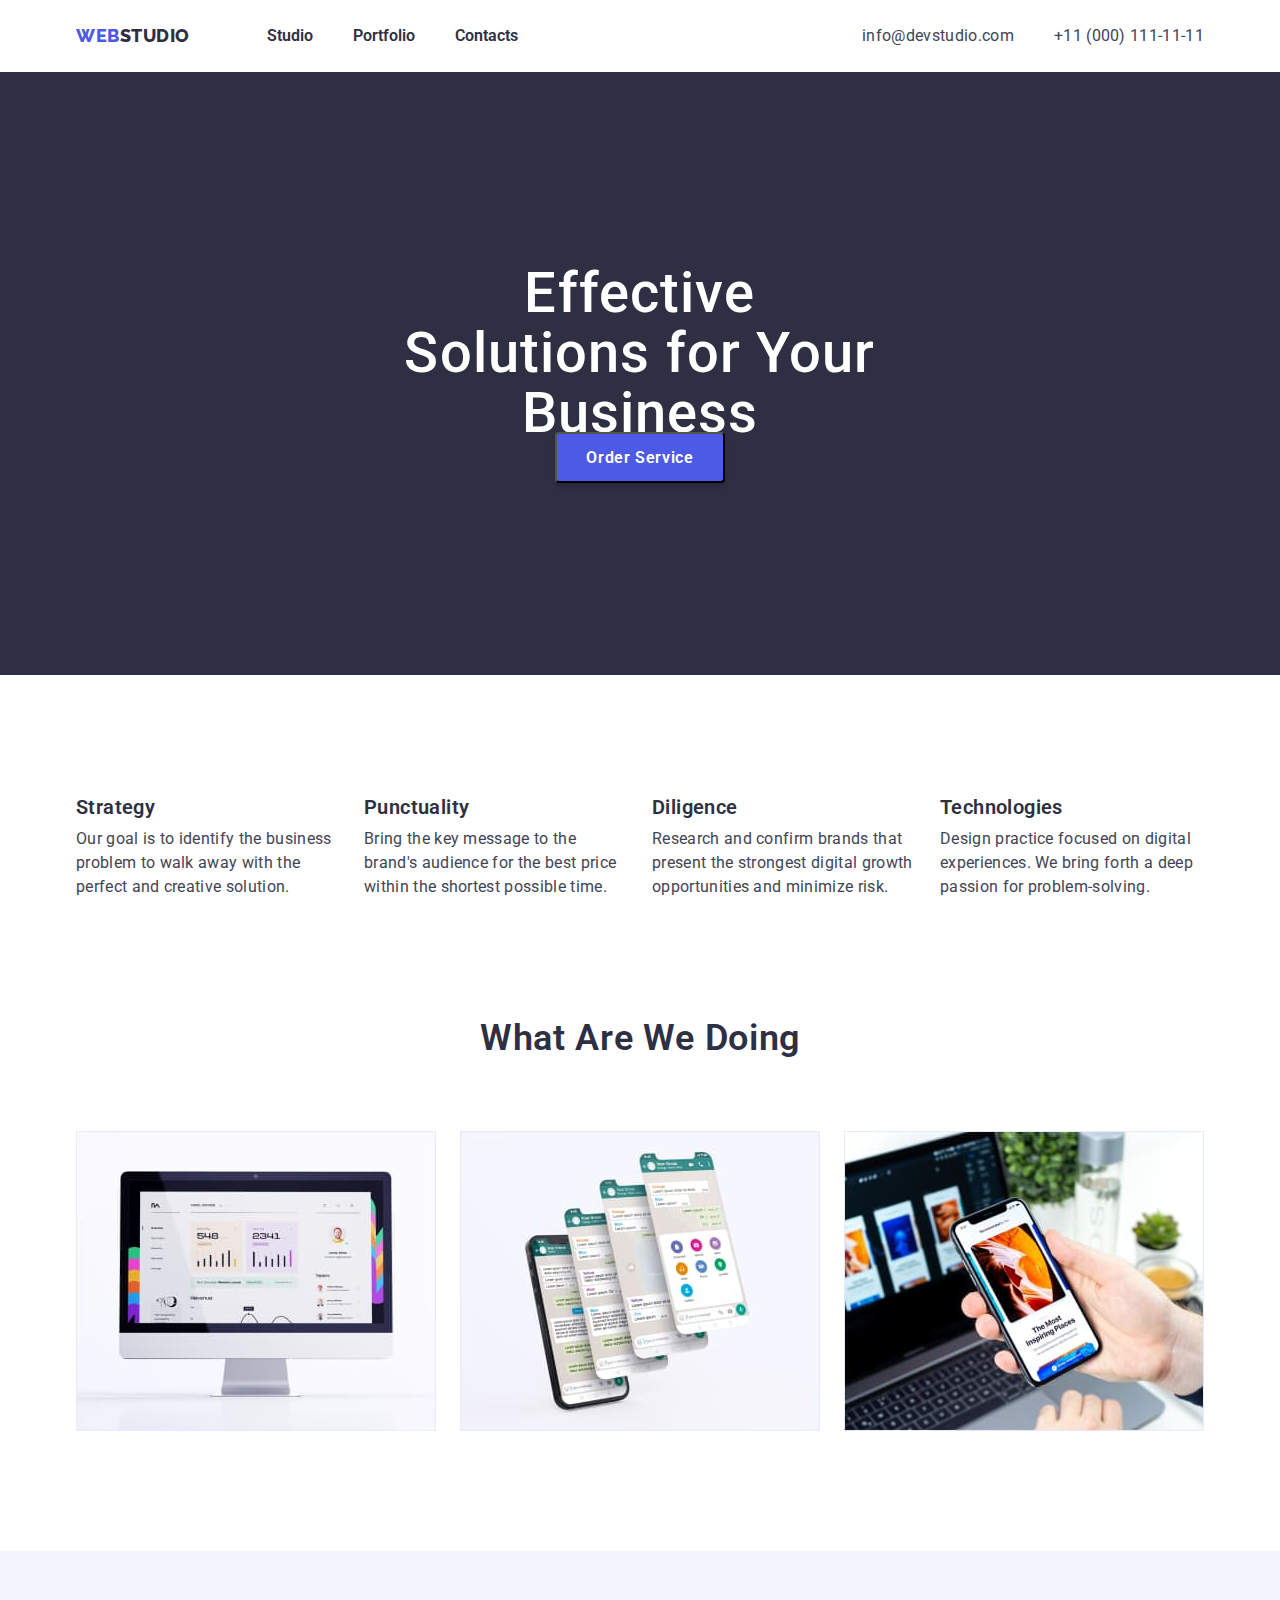
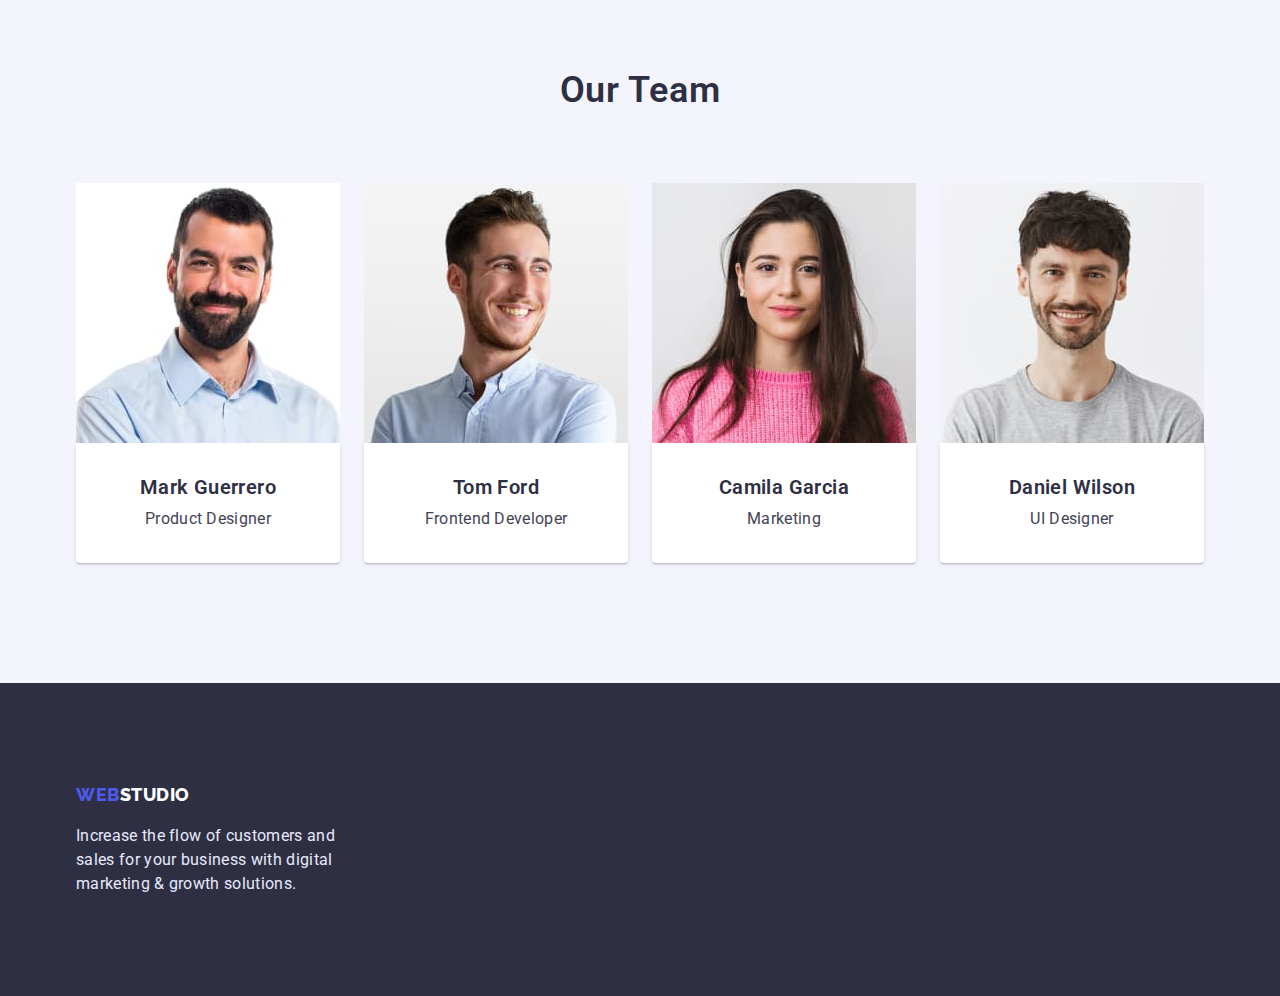
<file: index.html>
<!DOCTYPE html>
<html lang="en">
  <head>
    <meta charset="UTF-8" />
    <meta http-equiv="X-UA-Compatible" content="IE=edge" />
    <meta name="viewport" content="width=device-width, initial-scale=1.0" />
    <title>Webstudio</title>
    <link
      rel="stylesheet"
      href="https://cdn.jsdelivr.net/npm/modern-normalize@1.1.0/modern-normalize.min.css"
    />
    <link
      href="https://fonts.googleapis.com/css2?family=Montserrat:wght@400;700&family=Raleway:wght@700&family=Roboto:wght@400;500;700;900&display=swap"
      rel="stylesheet"
    />
    <link rel="stylesheet" href="./css/style.css" />
    <link rel="preconnect" href="https://fonts.googleapis.com" />
  </head>
  <body>
    <header class="heade">
      <div class="conteiner navigation">
        <nav class="nav-panel">
          <a href="index.html" class="logotype">
            <span class="logo">WEB</span
            ><span class="studio-black">STUDIO</span></a
          >
          <ul class="list-nav">
            <li class="item">
              <a href="index.html" class="link-nav">Studio</a>
            </li>
            <li class="item">
              <a href="portfolio.html" class="link-nav">Portfolio</a>
            </li>
            <li class="item"><a href="" class="link-nav">Contacts</a></li>
          </ul>
        </nav>
        <ul class="list-con">
          <li class="item">
            <a href="mailto:info@devstudio.com" class="contacts"
              >info@devstudio.com</a
            >
          </li>
          <li class="item">
            <a href="tel:+110001111111" class="contacts">+11 (000) 111-11-11</a>
          </li>
        </ul>
      </div>
    </header>

    <main>
      <section class="hero">
        <div class="conteiner heroe">
          <h1 class="main-text">Effective Solutions for Your Business</h1>
          <button type="button" class="main-butt">Order Service</button>
        </div>
      </section>

      <section class="section-title-one">
        <div class="conteiner section-one">
          <h2 class="sectionone">Section1</h2>
          <ul class="list-section-one">
            <li class="item-section-one">
              <h3 class="tittle-section-one">Strategy</h3>
              <p class="text-section-one">
                Our goal is to identify the business problem to walk away with
                the perfect and creative solution.
              </p>
            </li>
            <li class="item-section-one">
              <h3 class="tittle-section-one">Punctuality</h3>
              <p class="text-section-one">
                Bring the key message to the brand's audience for the best price
                within the shortest possible time.
              </p>
            </li>
            <li class="item-section-one">
              <h3 class="tittle-section-one">Diligence</h3>
              <p class="text-section-one">
                Research and confirm brands that present the strongest digital
                growth opportunities and minimize risk.
              </p>
            </li>
            <li class="item-section-one">
              <h3 class="tittle-section-one">Technologies</h3>
              <p class="text-section-one">
                Design practice focused on digital experiences. We bring forth a
                deep passion for problem-solving.
              </p>
            </li>
          </ul>
        </div>
      </section>

      <section class="section-title">
        <div class="conteiner section-two">
          <h2 class="tittle-to">What are we doing</h2>
          <ul class="list-section-two">
            <li>
              <img
                src="./images/img1.jpg"
                alt="personal computer"
                width="360"
                height="300"
                class="img-section-two"
              />
            </li>
            <li>
              <img
                src="./images/img2.jpg"
                alt="smartphone"
                width="360"
                height="300"
                class="img-section-two"
              />
            </li>
            <li>
              <img
                src="./images/img3.jpg"
                alt="smartphone and notebook"
                width="360"
                height="300"
                class="img-section-two"
              />
            </li>
          </ul>
        </div>
      </section>
      <section class="section-three">
        <div class="conteiner section-threee">
          <h2 class="tittle-to">Our Team</h2>
          <ul class="list-section-three">
            <li>
              <img
                src="./images/mark.jpg"
                alt="Mark Guerrero"
                width="264"
                height="260"
                class="img-section-three"
              />
              <div class="about-photo">
                <h3 class="tittle-section-three">Mark Guerrero</h3>
                <p class="card-text">Product Designer</p>
              </div>
            </li>
            <li>
              <img
                src="./images/tom.jpg"
                alt="Tom Ford"
                width="264"
                height="260"
                class="img-section-three"
              />
              <div class="about-photo">
                <h3 class="tittle-section-three">Tom Ford</h3>
                <p class="card-text">Frontend Developer</p>
              </div>
            </li>
            <li>
              <img
                src="./images/camila.jpg"
                alt="Camila Garcia"
                width="264"
                height="260"
                class="img-section-three"
              />
              <div class="about-photo">
                <h3 class="tittle-section-three">Camila Garcia</h3>
                <p class="card-text">Marketing</p>
              </div>
            </li>
            <li>
              <img
                src="./images/daniel.jpg"
                alt="Daniel Wilson"
                width="264"
                height="260"
                class="img-section-three"
              />
              <div class="about-photo">
                <h3 class="tittle-section-three">Daniel Wilson</h3>
                <p class="card-text">UI Designer</p>
              </div>
            </li>
          </ul>
        </div>
      </section>
    </main>

    <footer class="footer">
      <div class="conteiner section-footer">
        <a href="index.html" class="logotype-footer">
          <span class="logo">WEB</span
          ><span class="studio-white">STUDIO</span></a
        >
        <p class="text-footer">
          Increase the flow of customers and sales for your business with
          digital marketing & growth solutions.
        </p>
      </div>
    </footer>
  </body>
</html>
</file>
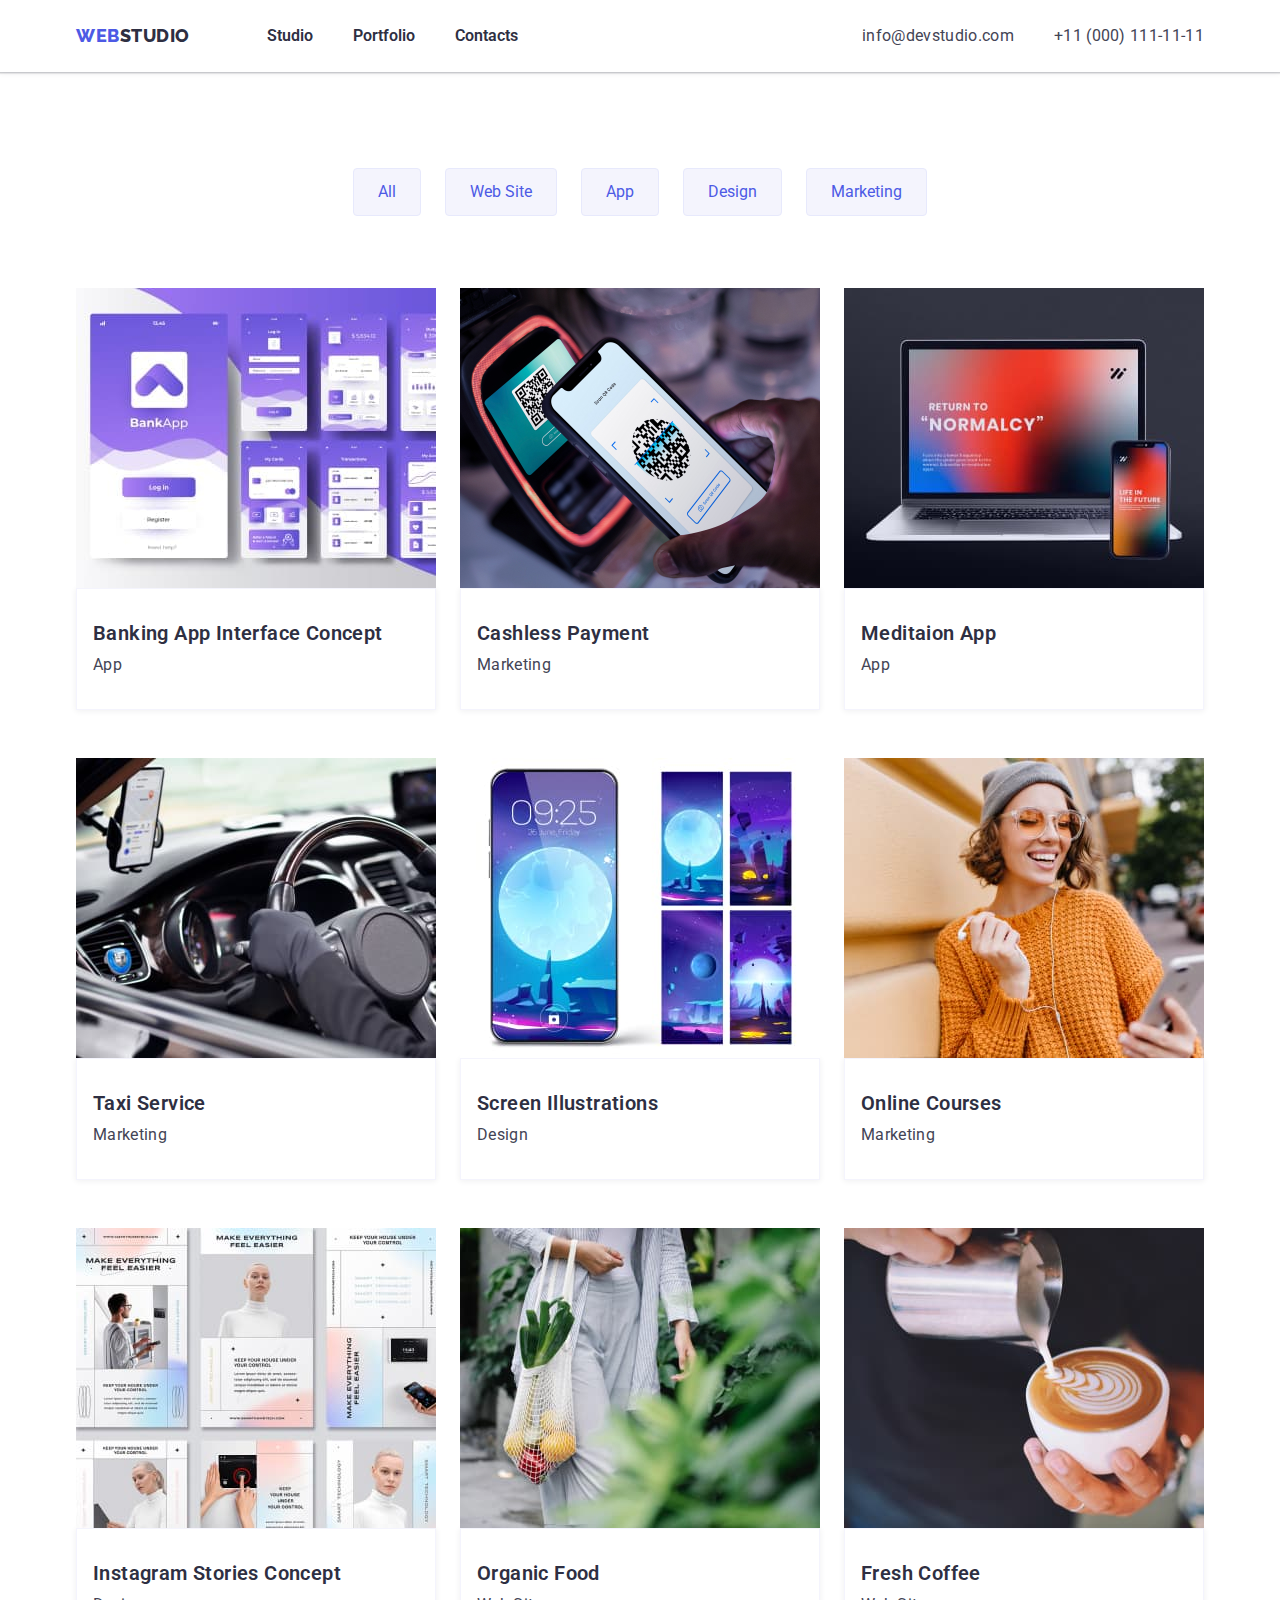
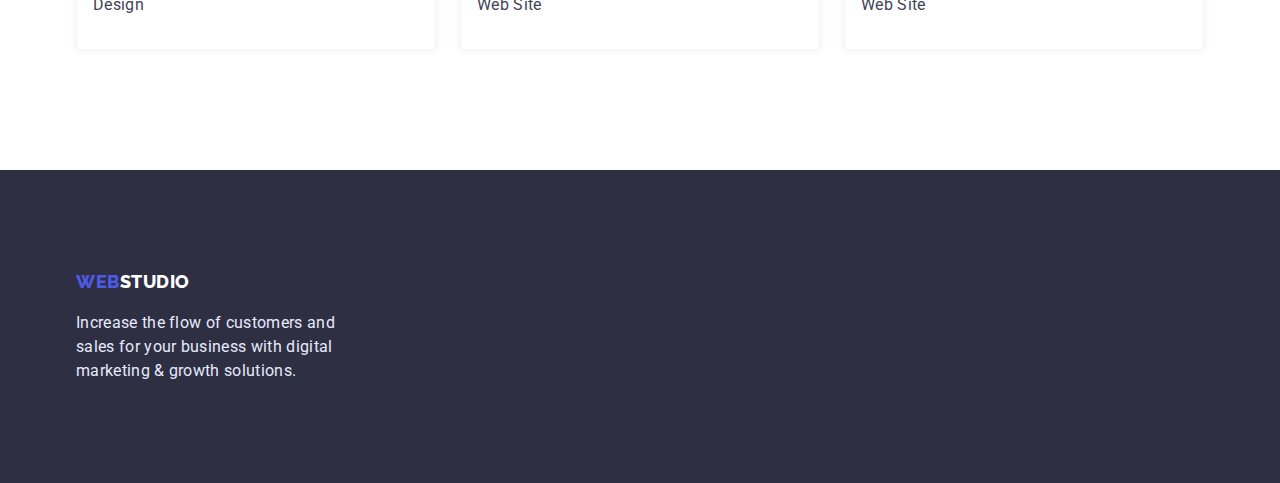
<file: portfolio.html>
<!DOCTYPE html>
<html lang="en">
  <head>
    <meta charset="UTF-8" />
    <meta http-equiv="X-UA-Compatible" content="IE=edge" />
    <meta name="viewport" content="width=device-width, initial-scale=1.0" />
    <title>Webstudio</title>
    <link
      rel="stylesheet"
      href="https://cdn.jsdelivr.net/npm/modern-normalize@1.1.0/modern-normalize.min.css"
    />
    <link
      href="https://fonts.googleapis.com/css2?family=Montserrat:wght@400;700&family=Raleway:wght@700&family=Roboto:wght@400;500;700;900&display=swap"
      rel="stylesheet"
    />
    <link rel="stylesheet" href="./css/style.css" />
    <link rel="preconnect" href="https://fonts.googleapis.com" />
  </head>
  <body>
    <header>
      <div class="conteiner navigation">
        <nav class="nav-panel">
          <a href="index.html" class="logotype">
            <span class="logo">WEB</span
            ><span class="studio-black">STUDIO</span></a
          >
          <ul class="list-nav">
            <li class="item">
              <a href="index.html" class="link-nav">Studio</a>
            </li>
            <li class="item">
              <a href="portfolio.html" class="link-nav">Portfolio</a>
            </li>
            <li class="item"><a href="" class="link-nav">Contacts</a></li>
          </ul>
        </nav>
        <ul class="list-con">
          <li class="item">
            <a href="mailto:info@devstudio.com" class="contacts"
              >info@devstudio.com</a
            >
          </li>
          <li class="item">
            <a href="tel:+110001111111" class="contacts">+11 (000) 111-11-11</a>
          </li>
        </ul>
      </div>
    </header>

    <main>
      <section class="buttons-menu">
        <div class="conteiner">
          <ul class="list">
            <li class="list-button" ><button type="button" class="button">All</button></li>
            <li class="list-button" ><button type="button" class="button">Web Site</button></li>
            <li class="list-button" ><button type="button" class="button">App</button></li>
            <li class="list-button" ><button type="button" class="button">Design</button></li>
            <li class="list-button" ><button type="button" class="button">Marketing</button></li>
          </ul>

          <ul class="portfolio-list">
            <li class="portfolio-item">
              <img src="./images/port1.jpg" alt="portfolio1" width="360" />
              <div class="about-photo-port">
                <h3 class="tittle">Banking App Interface Concept</h3>
                <p class="tittle-text">App</p>
              </div>
            </li>
            <li class="portfolio-item">
              <img src="./images/port2.jpg" alt="portfolio2" width="360" />
              <div class="about-photo-port">
                <h3 class="tittle">Cashless Payment</h3>
                <p class="tittle-text">Marketing</p>
              </div>
            </li>
            <li class="portfolio-item">
              <img src="./images/port3.jpg" alt="portfolio3" width="360" />
              <div class="about-photo-port">
                <h3 class="tittle">Meditaion App</h3>
                <p class="tittle-text">App</p>
              </div>
            </li>
            <li class="portfolio-item">
              <img src="./images/port4.jpg" alt="portfolio4" width="360" />
              <div class="about-photo-port">
                <h3 class="tittle">Taxi Service</h3>
                <p class="tittle-text">Marketing</p>
              </div>
            </li>
            <li class="portfolio-item">
              <img src="./images/port5.jpg" alt="portfolio5" width="360" />
              <div class="about-photo-port">
                <h3 class="tittle">Screen Illustrations</h3>
                <p class="tittle-text">Design</p>
              </div>
            </li>
            <li class="portfolio-item">
              <img src="./images/port6.jpg" alt="portfolio6" width="360" />
              <div class="about-photo-port">
                <h3 class="tittle">Online Courses</h3>
                <p class="tittle-text">Marketing</p>
              </div>
            </li>
            <li class="portfolio-item">
              <img src="./images/port7.jpg" alt="portfolio7" width="360" />
              <div class="about-photo-port">
                <h3 class="tittle">Instagram Stories Concept</h3>
                <p class="tittle-text">Design</p>
              </div>
            </li>
            <li class="portfolio-item">
              <img src="./images/port8.jpg" alt="portfolio8" width="360" />
              <div class="about-photo-port">
                <h3 class="tittle">Organic Food</h3>
                <p class="tittle-text">Web Site</p>
              </div>
            </li>
            <li class="portfolio-item">
              <img src="./images/port9.jpg" alt="portfolio9" width="360" />
              <div class="about-photo-port">
                <h3 class="tittle">Fresh Coffee</h3>
                <p class="tittle-text">Web Site</p>
              </div>
            </li>
          </ul>
        </div>
      </section>
    </main>

    <footer class="footer">
      <div class="conteiner section-footer">
        <a href="index.html" class="logotype-footer">
          <span class="logo">WEB</span
          ><span class="studio-white">STUDIO</span></a
        >
        <p class="text-footer">
          Increase the flow of customers and sales for your business with
          digital marketing & growth solutions.
        </p>
      </div>
    </footer>
  </body>
</html>
</file>
<file: css/style.css>
:root {
  --main-link-color: #4d5ae5;
  --main-shadows-color: #2e2f42;
  --text-body: #434455;
  --main-color-white: #ffffff;
  --helper-text: #8e8f99;
  --accent-color: #e7e9fc;
  --cloud-color: #f4f4fd;
}
body {
  font-family: "Roboto", sans-serif;
  line-height: 1.5;
  color: var(--text-body);
  background-color: (var) --main-color-white;
}
*,
*::before,
*::after {
  box-sizing: border-box;
}
img {
  display: block;
}
h1,
h2,
h3,
p,
ul {
  list-style: none;
  margin: 0;
  padding: 0;
}
.conteiner {
  margin-left: auto;
  margin-right: auto;
  width: 1158px;
  padding-left: 15px;
  padding-right: 15px;
  margin: 0 auto;
}

.sectionone {
  position: absolute;
  width: 1px;
  height: 1px;
  margin: -1px;
  border: 0;
  padding: 0;
  white-space: nowrap;
  clip-path: inset(100%);
  clip: rect(0 0 0 0);
  overflow: hidden;
}
.list-nav {
  display: flex;
}

.list-nav .item:not(:last-child) {
  margin-right: 40px;
}
.link-nav {
  display: block;
  padding-bottom: 24px;
  padding-top: 24px;
}

.list-con {
  display: flex;
  margin-left: auto;
}

.list-con .item:not(:last-child) {
  margin-right: 40px;
}
.link-con {
  display: block;
  padding-bottom: 24px;
  padding-top: 24px;
}
.logo {
  font-family: "Raleway", sans-serif;
  font-weight: 800;
  font-size: 18px;
  line-height: 1.33;
  letter-spacing: 0.03em;
  color: var(--main-link-color);
  text-decoration: none;
}
.logotype {
  text-decoration: none;
  margin-right: 77px;
}
.logotype-footer {
  text-decoration: none;
}
.list-con,
.list-nav {
  list-style-type: none;
}
.studio-black {
  font-family: "Raleway", sans-serif;
  font-weight: 800;
  font-size: 18px;
  line-height: 1.33;
  letter-spacing: 0.03em;
  color: var(--main-shadows-color);
  text-decoration: none;
}

.studio-white {
  font-family: "Raleway", sans-serif;
  font-weight: 800;
  font-size: 18px;
  line-height: 1.33;
  letter-spacing: 0.03em;
  color: var(--main-color-white);
  text-decoration: none;
}
.tittle-section-one {
  font-weight: 600;
  font-size: 20px;
  line-height: 1.2;
  letter-spacing: 0.02em;
  color: var(--main-shadows-color);
  margin-bottom: 8px;
}
.tittle-section-two {
  font-weight: 600;
  font-size: 20px;
  line-height: 1.2;
  letter-spacing: 0.02em;
  color: var(--main-shadows-color);
}
.list-section-one {
  list-style-type: none;
}

.list-section-two {
  display: flex;
  list-style-type: none;
  padding: 0;
  margin: 0;
  list-style: none;
  display: flex;
  column-gap: 24px;
  margin-top: 72px;
}
.list-section-three {
  display: flex;
  list-style-type: none;
  padding: 0;
  margin: 0;
  list-style: none;
  display: flex;
  column-gap: 24px;
  margin-top: 72px;
}
.tittle-section-three {
  margin-bottom: 8px;
  font-family: "Roboto";
  font-style: normal;
  font-weight: 600;
  font-size: 20px;
  line-height: 1.2;
  text-align: center;
  letter-spacing: 0.02em;
  color: var(--main-shadows-color);
}

.about-photo {
  display: block;
  background-color: #fff;
  padding: 32px 16px;
  text-align: center;
  box-shadow: 0px 1px 6px rgba(46, 47, 66, 0.08),
    0px 1px 1px rgba(46, 47, 66, 0.16), 0px 2px 1px rgba(46, 47, 66, 0.08);
  border-radius: 0px 0px 4px 4px;
}

.about-photo-port {
  display: block;

  padding: 32px 0px;
  padding-left: 16px;
  border: 0.5px solid #f4f4fd;
  box-shadow: 0px 1px 6px rgba(46, 47, 66, 0.08);
}

.tittle-to {
  font-weight: 600;
  font-size: 36px;
  line-height: 1.11;
  text-align: center;
  letter-spacing: 0.02em;
  text-transform: capitalize;
  color: var(--main-shadows-color);
}

.link-nav {
  color: var(--main-shadows-color);
  font-weight: 600;
  text-decoration: none;
}
.link-nav:hover,
.link-nav:focus {
  color: var(--text-body);
}

.link-nav:active {
  color: var(--main-link-color);
}
.contacts {
  font-weight: 400;
  font-size: 16px;
  line-height: 1.5;
  letter-spacing: 0.02em;
  text-decoration: none;
}

.contacts {
  color: var(--text-body);
}
.contacts:hover {
  color: var(--main-link-color);
}
.hero {
  background-color: var(--main-shadows-color);
  text-align: center;
  padding: 192px 0;
}
.main-text {
  font-family: "Roboto", sans-serif;
  width: 492px;
  height: 120px;
  font-weight: 500;
  font-size: 56px;
  line-height: 1.07;
  text-align: center;
  letter-spacing: 0.02em;
  color: white;
  margin: 0 auto;
  margin-bottom: 48px;
}
.card-text {
  font-family: "Roboto";
  font-style: normal;
  font-weight: 400;
  font-size: 16px;
  line-height: 1.5;
  text-align: center;
  letter-spacing: 0.02em;
}
.main-butt {
  font-weight: 600;
  font-size: 16px;
  line-height: 1.2;

  align-items: center;
  letter-spacing: 0.04em;
  color: var(--main-color-white);
  background-color: var(--main-link-color);
  box-shadow: 0px 4px 4px rgba(0, 0, 0, 0.15);
  border-radius: 4px;
  font-family: inherit;
  width: 170px;
  height: 51px;
}
.main-butt:active {
  color: var(--main-color-white);
  background-color: #404bbf;
  box-shadow: 0px 4px 4px rgba(0, 0, 0, 0.15);
  border-radius: 4px;
}
.footer {
  background-color: var(--main-shadows-color);
  color: var(--accent-color);
  font-weight: 400;
  font-size: 16px;
  line-height: 1.5;
  letter-spacing: 0.02em;
  padding: 100px 0;
}

.section-title-one {
  padding-top: 120px;
}

.section-title {
  padding: 120px 0;
}

.text-footer {
  width: 264px;
  margin-top: 16px;
}
.button {
  color: var(--main-link-color);
  background-color: var(--cloud-color);
  border: 1px solid #e7e9fc;
  border-radius: 4px;
  height: 48px;
  flex-direction: row;
  align-items: center;
  padding: 12px 24px;
  gap: 10px;
}
.list-button:not(:last-child) {
  margin-right: 24px;
}
.button:hover {
  color: var(--main-color-white);
  background-color: var(--main-link-color);
  border: 1px solid #e7e9fc;
  border-radius: 4px;
}
.section-three {
  background-color: #f4f4fd;
  padding: 120px 0;
}
.portfolio-list {
  padding: 0;
  margin: 0;
  list-style: none;
  display: flex;
  flex-wrap: wrap;
  row-gap: 48px;
  column-gap: 24px;
}
.portfolio-list > .portfolio-item {
  flex-basis: calc((100% - 48px) / 3);
}

.list {
  list-style-type: none;
  margin-bottom: 72px;
}
.list-section-one {
  padding: 0;
  margin: 0;
  list-style: none;
  display: flex;
  column-gap: 24px;
}
.list-section-one > .item-section-one {
  flex-basis: calc(100% / 4);
}
.list {
  display: flex;
  justify-content: center;
}
.navigation {
  display: flex;
  align-items: center;
}
header {
  box-shadow: 0px 2px 1px rgba(46, 47, 66, 0.08),
    0px 1px 1px rgba(46, 47, 66, 0.16), 0px 1px 6px rgba(46, 47, 66, 0.08);
}
.buttons-menu {
  padding-top: 96px;
  padding-bottom: 120px;
}
.nav-panel {
  display: flex;
  align-items: center;
}

.tittle-text ,
.text-section-one{
  margin-top: 8px;
  font-family: "Roboto";
  font-style: normal;
  font-weight: 400;
  font-size: 16px;
  line-height: 1.5;
  letter-spacing: 0.02em;
  color: var(--text-body);
}
.tittle ,
.tittle-section-one{
  font-family: "Roboto";
  font-style: normal;
  font-weight: 600;
  font-size: 20px;
  line-height: 1.2;
  letter-spacing: 0.02em;
  color: var(--main-shadows-color);
}
</file>
